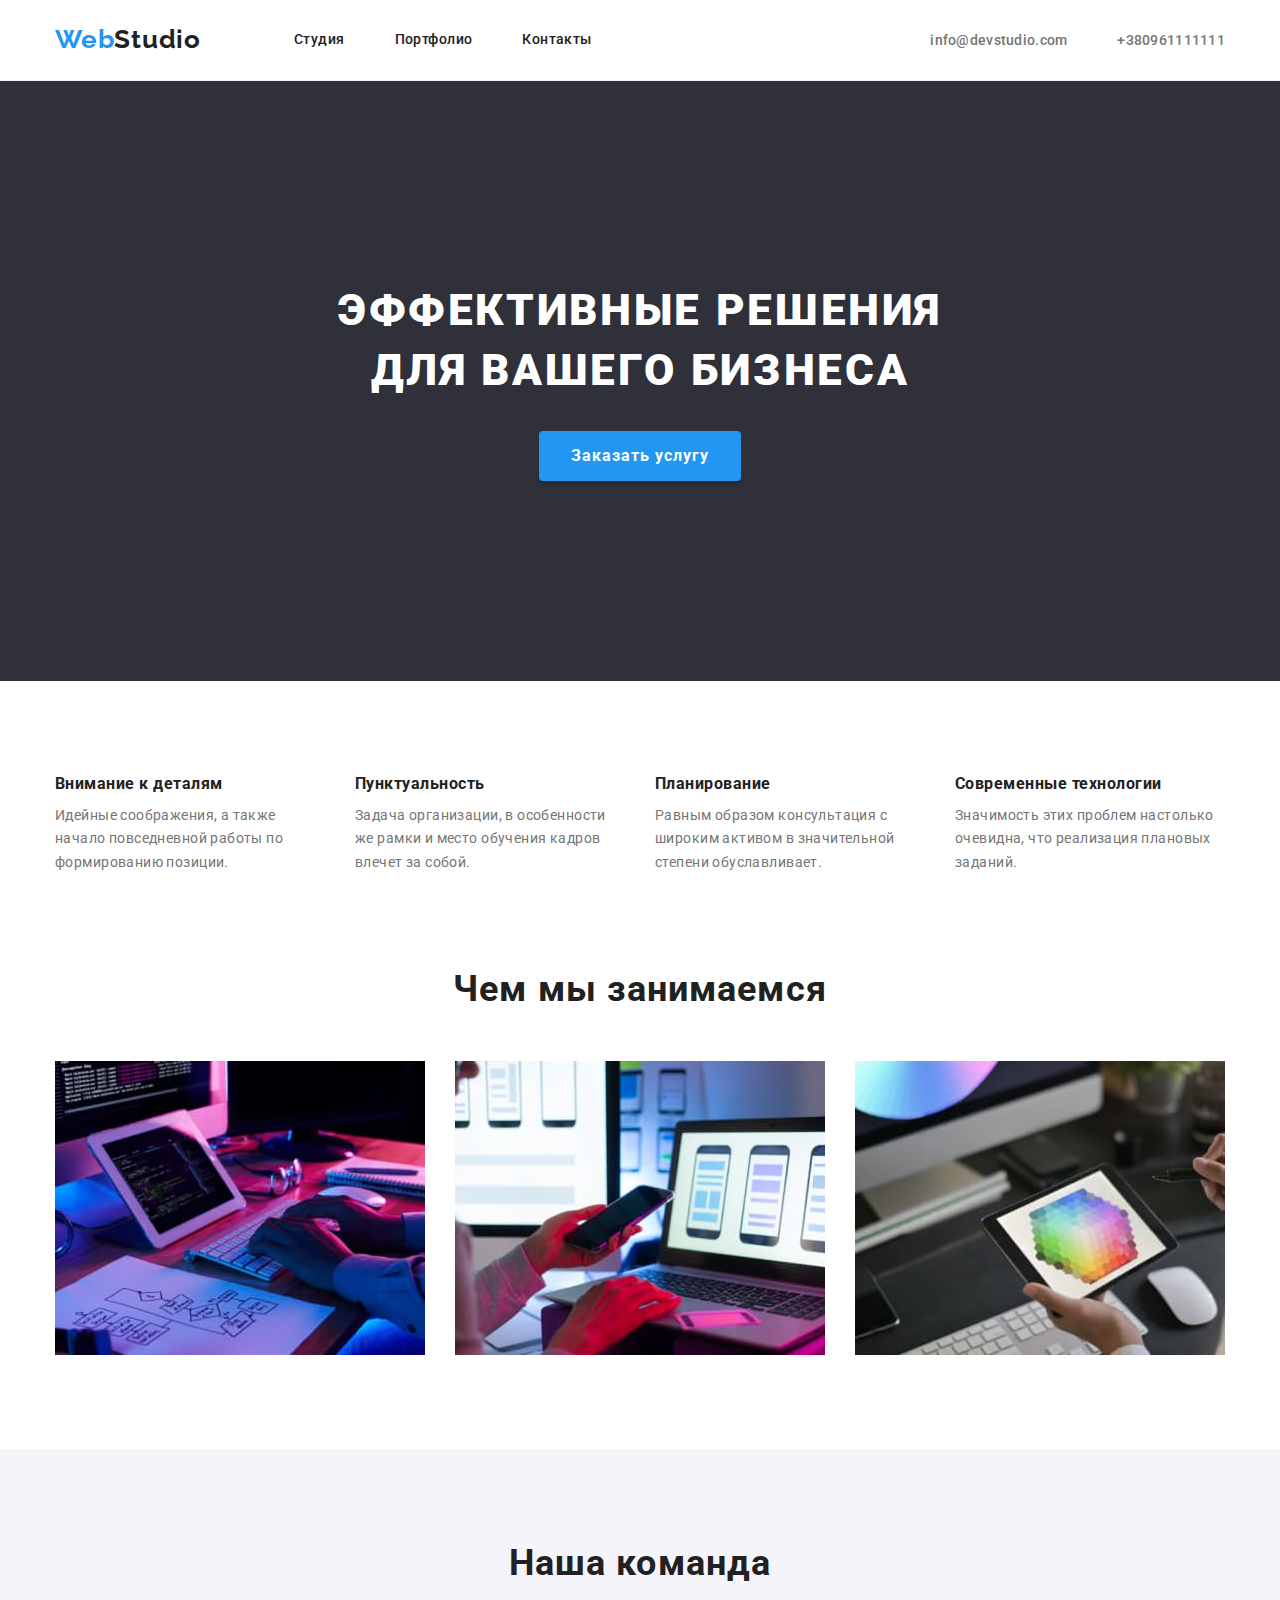
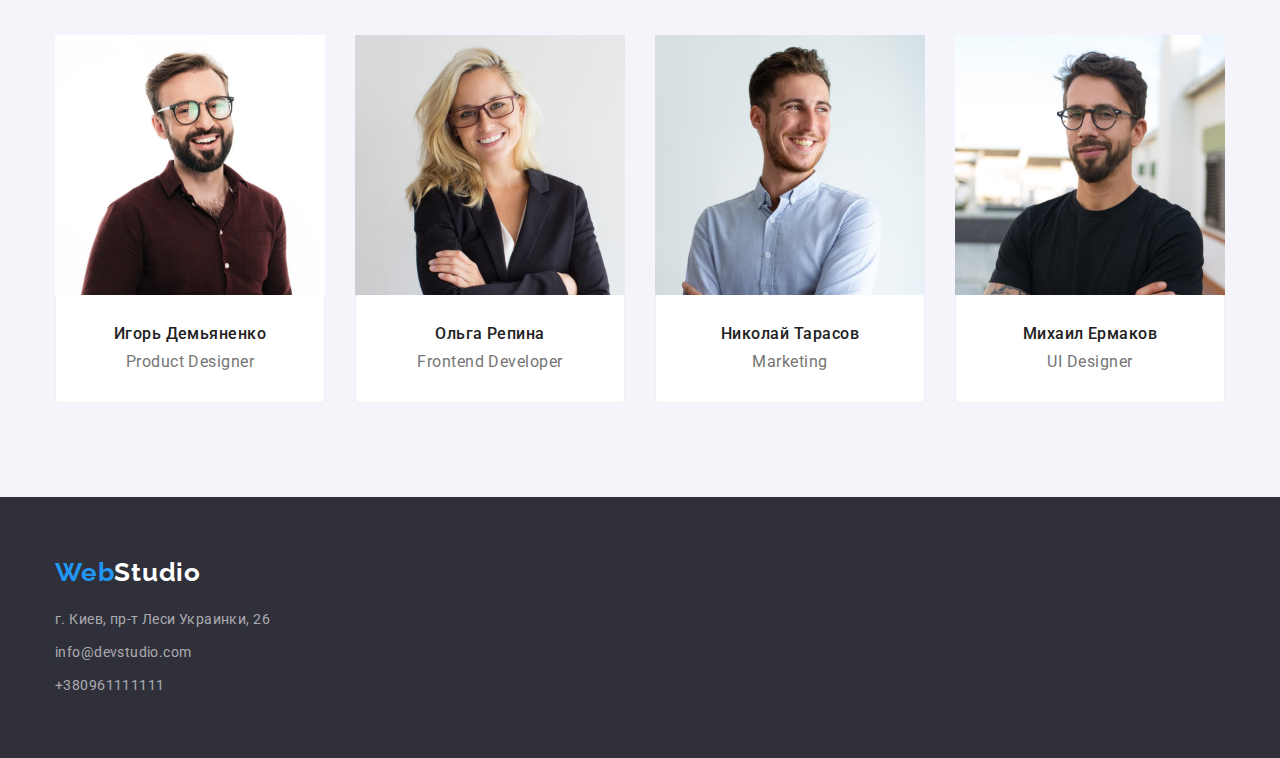
<file: index.html>
<!DOCTYPE html>
<html lang="ru">
<head>
    <meta charset="UTF-8">
    <meta http-equiv="X-UA-Compatible" content="IE=edge">
    <meta name="viewport" content="width=device-width, initial-scale=1.0">
    <title>Document</title>
    <link rel="preconnect" href="https://fonts.googleapis.com"/>
    <link rel="preconnect" href="https://fonts.gstatic.com" crossorigin/>
    <link href="https://fonts.googleapis.com/css2?family=Raleway:wght@700&family=Roboto:wght@400;500;700;900&display=swap"
        rel="stylesheet"/>
    <link rel="stylesheet" href="https://cdnjs.cloudflare.com/ajax/libs/modern-normalize/1.0.0/modern-normalize.min.css">
    <link rel="stylesheet" href="./css/styles.css">
</head>
<body>
    
        <!-- Хедер -->
    <header class="header">
        <div class="container header-container">
            <a class="logo" href="/" lang="en"><span class="logo-web">Web</span>Studio</a>
        <nav class="nav-box">
            <ul class="nav-list">
                <li class="nav-item"><a href="./index.html" class="nav-link">Студия</a></li>
                <li class="nav-item"><a href="./portfolio.html" class="nav-link">Портфолио</a></li>
                <li class="nav-item"><a href="/" class="nav-link">Контакты</a></li>
            </ul>
        </nav>
        <ul class="link-box">
            <li class="nav-item"><a href="mailto:info@devstudio.com" class="contacts-link">info@devstudio.com</a></li>
            <li class="nav-item"><a href="tel:+380961111111" class="contacts-link">+380961111111</a></li>
        </ul>
        </div>

    </header>
    <main>
        
        <!-- Герой -->
    <section class="hero-section">
        <div class="container hero-container">
            <h1 class="hero-title">Эффективные решения для вашего бизнеса</h1>
            <button class="btn" type="button">Заказать услугу</button>
        </div>
    </section>

        
        <!-- Наши преимущества -->

            <section class="item-section section">
            <div class="container">
        <h2 class="hidden">Наши преимущества</h2>
        <ul class="title-details">
            <li class="item">
                <h3 class="section-title">Внимание к деталям</h3>
                <p class="details">Идейные соображения, а также начало повседневной работы по формированию позиции.</p>
            </li>
            <li class="item">
                <h3 class="section-title">Пунктуальность</h3>
                <p class="details">Задача организации, в особенности же рамки и место обучения кадров влечет за собой.</p>
            </li>
            <li class="item" >
                <h3 class="section-title">Планирование</h3>
                <p class="details">Равным образом консультация с широким активом в значительной степени обуславливает.</p>
            </li>
            <li class="item">
                <h3 class="section-title">Современные технологии</h3>
                <p class="details">Значимость этих проблем настолько очевидна, что реализация плановых заданий.</p>
            </li>
        </ul>
        </div>
        </section>
        <!-- Чем мы занимаемся -->
    <section class="section">
       
        <div class="container">
        <h2 class="vector">Чем мы занимаемся</h2>
      
        <ul class="card-set">
            <li class="img-box"> 
                <img src="./images/img1.jpg" alt="клавиатура" width="370">
            </li>
            <li class="img-box">
                <img src="./images/img2.jpg" alt="телефон" width="370">
            </li>
            <li class="img-box">
                <img src="./images/img3.jpg" alt="планшет" width="370">
            </li>
        </ul>
    </div>
    </section>
       
        <!-- Наша команда -->
    
    <section class="section-team section">
        <div class="container">
        <h2 class="team">Наша команда</h2>
        <ul class="team-list"> 
            <li class="team-box">
                <img src="./images/img4.jpg" alt="Игорь Демьяненко" width="270">
            <div class="position-box">
                <h3 class="team-name">Игорь Демьяненко</h3>
                <p class="position">Product Designer</p>
            </div>
            </li>
            <li class="team-box">
                <img src="./images/img5.jpg" alt="Ольга Репина" width="270">
             <div class="position-box">   
                <h3 class="team-name" >Ольга Репина</h3>
                <p class="position">Frontend Developer</p>
            </div>
            </li>
            <li class="team-box">
                <img src="./images/img6.jpg" alt="Николай Тарасов" width="270">
             <div class="position-box"> 
                <h3 class="team-name">Николай Тарасов</h3>
                <p class="position" >Marketing</p>
            </div>  
            </li>
            <li class="team-box">
                <img src="./images/img7.jpg" alt="Михаил Ермаков" width="270">
             <div class="position-box">  
                <h3 class="team-name" >Михаил Ермаков</h3>
                <p class="position">UI Designer</p>
            </div> 
            </li>
        </ul>
        </div>
    </section>
</main>

        <!-- футер -->
<footer class="footer">
    <div class="container">

        <a class="logo-footer" href="/" lang="en"><span class="logo-web">Web</span>Studio</a>
        <address>

            <ul>
                <li class="connection-box">
                    <a class="link-connection" href="https://goo.gl/maps/8ebgqSX6K33a8LGr6">г. Киев, пр-т Леси Украинки,
                        26</a>
                </li>
                <li class="connection-box">
                    <a class="link-connection" href="mailto:info@devstudio.com" lang="en">info@devstudio.com</a>
                </li>
                <li class="connection-box">
                    <a class="link-connection" href="tel:+380961111111">+380961111111</a>
                </li>
            </ul>
        </address>
    </div>

</footer>
</body>

</html>
</file>
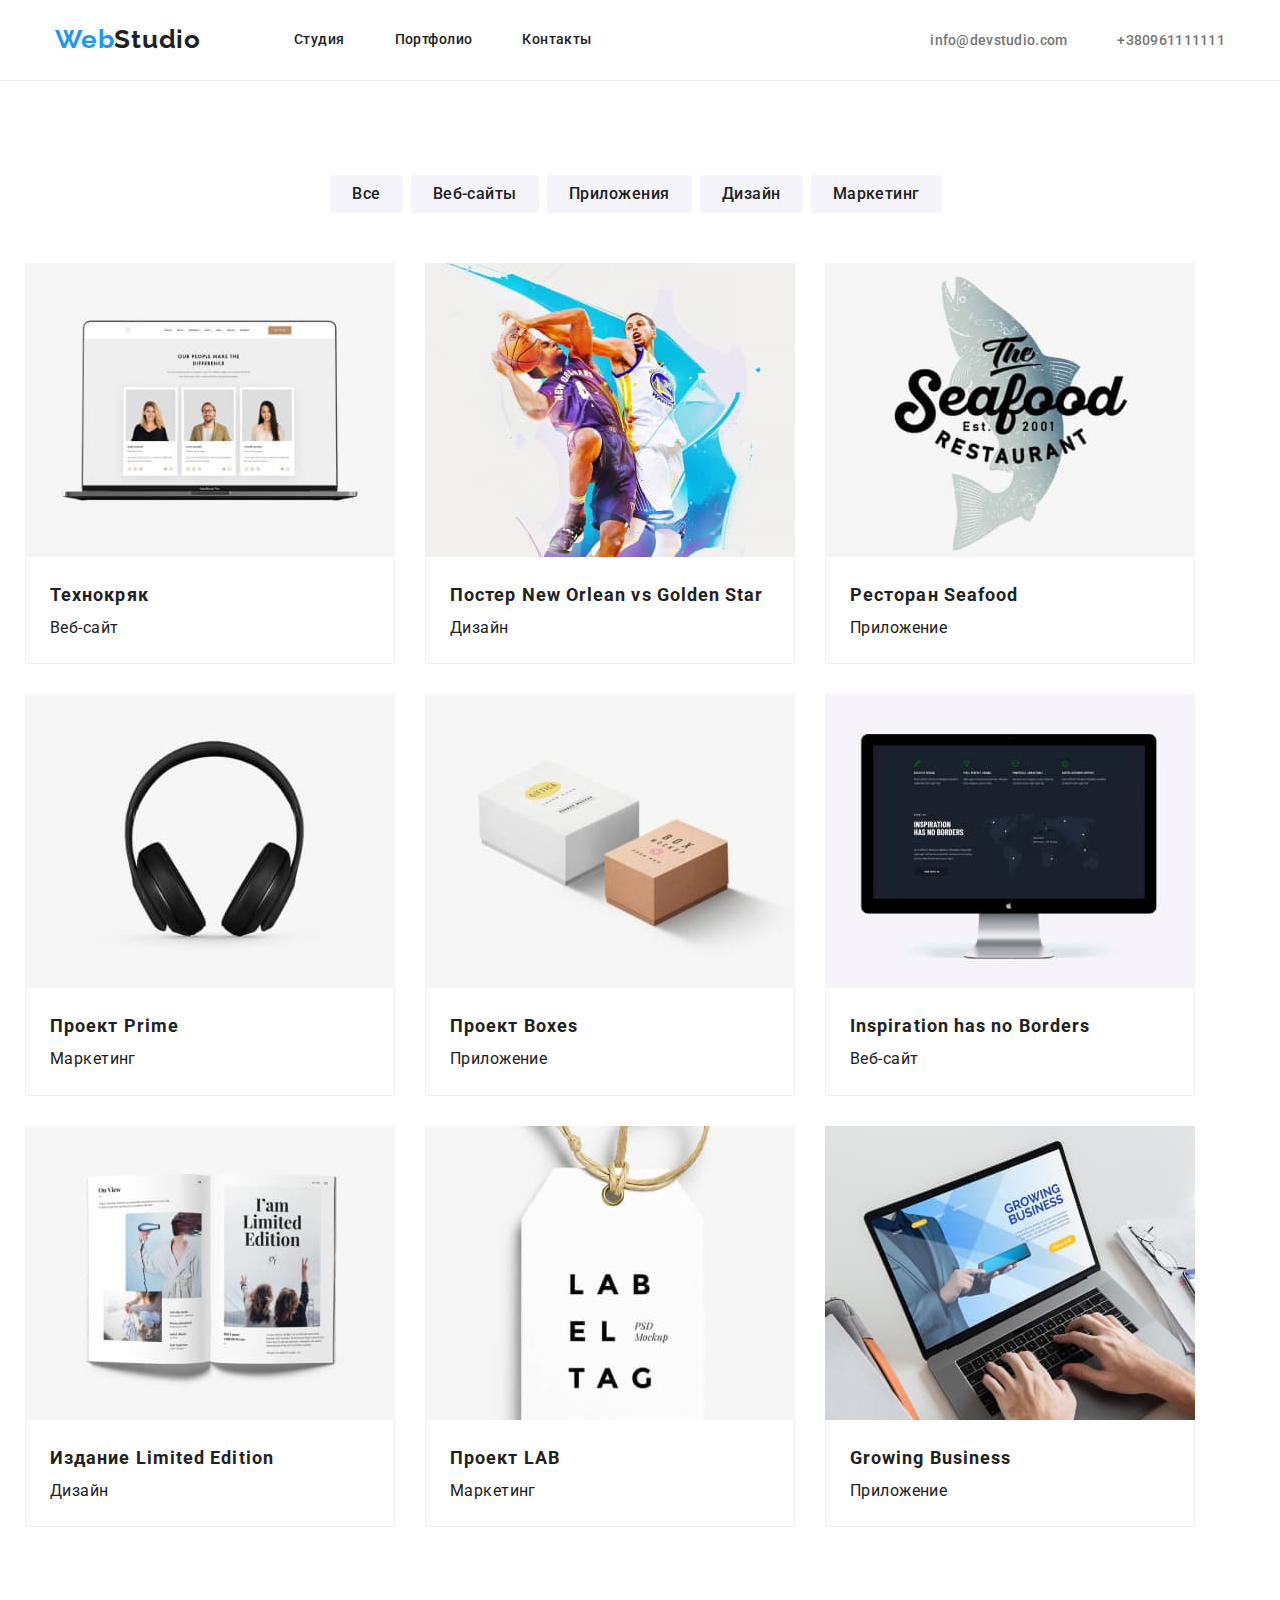
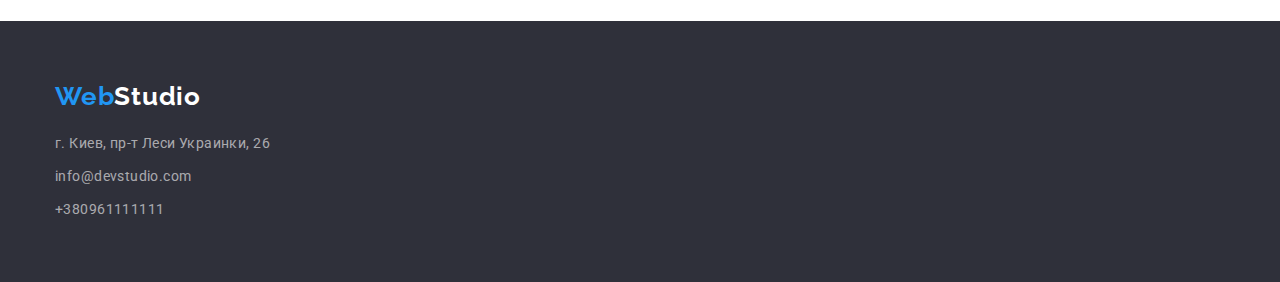
<file: portfolio.html>
<!DOCTYPE html>
<html lang="ru">

<head>
    <meta charset="UTF-8">
    <meta http-equiv="X-UA-Compatible" content="IE=edge">
    <meta name="viewport" content="width=device-width, initial-scale=1.0">
    <title>Document</title>
    <link rel="preconnect" href="https://fonts.googleapis.com" />
    <link rel="preconnect" href="https://fonts.gstatic.com" crossorigin />
    <link
        href="https://fonts.googleapis.com/css2?family=Raleway:wght@700&family=Roboto:wght@400;500;700;900&display=swap"
        rel="stylesheet" />
        <link rel="stylesheet" href="https://cdnjs.cloudflare.com/ajax/libs/modern-normalize/1.0.0/modern-normalize.min.css">

<link rel="stylesheet" href="./css/styles.css">
</head>

<body>

            <!-- Хедер -->
    <header class="header">
        <div class="container header-container">
            <a class="logo" href="/" lang="en"><span class="logo-web">Web</span>Studio</a>
            <nav class="nav-box">
            <ul class="nav-list">
                <li class="nav-item"><a href="./index.html" class="nav-link">Студия</a></li>
                <li class="nav-item"><a href="./portfolio.html" class="nav-link">Портфолио</a></li>
                <li class="nav-item"><a href="/" class="nav-link">Контакты</a></li>
            </ul>
            </nav>
            <ul class="link-box">
                <li class="nav-item"><a href="mailto:info@devstudio.com" class="contacts-link">info@devstudio.com</a></li>
                <li class="nav-item"><a href="tel:+380961111111" class="contacts-link">+380961111111</a></li>
            </ul>
        </div>
    
    </header>
    
    <main>
        
            <!-- Портфолио -->
        
            <section class="section">
                <div class="container">
               
                    <h1 class="hidden">Наши проекты</h1>
               
                <ul class="filter-battons">
                    <li class="filters-button"><button  type="button" class="portfolio-button">Все</button></li>
                    <li class="filters-button"><button  type="button" class="portfolio-button">Веб-сайты</button></li>
                    <li class="filters-button"><button  type="button" class="portfolio-button">Приложения</button></li>
                    <li class="filters-button"><button  type="button" class="portfolio-button">Дизайн</button></li>
                    <li class="filters-button"><button  type="button" class="portfolio-button">Маркетинг</button></li>
                </ul>
            
                <ul class="portfolio-list">
                    <li class="portfolio-item">
                    <a class="portfolio-link" href=""><img src="./images/imgp(1).jpg" alt="экран" width="370">
                    <div class="portfolio-box">
                        <h2 class="portfolio-title">Технокряк</h2>
                        <p class="portfolio-projeсt">Веб-сайт</p>
                    </div>
                    </a>
                    </li>
                    <li class="portfolio-item">
                    <a class="portfolio-link" href=""><img src="./images/imgp(2).jpg" alt="баскетбол" width="370">
                    <div class="portfolio-box" >
                        <h2 class="portfolio-title">Постер New Orlean vs Golden Star</h2>
                        <p class="portfolio-projeсt">Дизайн</p>
                    </div>
                    </a>
                    </li>
                    <li class="portfolio-item">
                    <a class="portfolio-link" href=""><img src="./images/imgp(3).jpg" alt="вывеска ресторана"
                            width="370">
                    <div class="portfolio-box">
                        <h2 class="portfolio-title">Ресторан Seafood</h2>
                        <p class="portfolio-projeсt">Приложение</p>
                    </div>
                    </a>
                    </li>
                    <li class="portfolio-item">
                    <a class="portfolio-link" href=""><img src="./images/imgp(4).jpg" alt="наушники" width="370">
                    <div class="portfolio-box">
                        <h2 class="portfolio-title">Проект Prime</h2>
                        <p class="portfolio-projeсt">Маркетинг</p>
                    </div>
                    </a>
                    </li>
                    <li class="portfolio-item">
                    <a class="portfolio-link" href=""><img src="./images/imgp(5).jpg" alt="коробки" width="370">
                    <div class="portfolio-box">
                        <h2 class="portfolio-title">Проект Boxes</h2>
                        <p class="portfolio-projeсt">Приложение</p>
                    </div>
                    </a>
                    </li>
                    <li class="portfolio-item">
                    <a class="portfolio-link" href=""><img src="./images/imgp(6).jpg" alt="монитор" width="370">
                    <div class="portfolio-box">
                        <h2 class="portfolio-title">Inspiration has no Borders</h2>
                        <p class="portfolio-projeсt">Веб-сайт</p>
                    </div>
                    </a>
                    </li>
                    <li class="portfolio-item">
                    <a class="portfolio-link" href=""><img src="./images/imgp(7).jpg" alt="книга" width="370">
                    <div class="portfolio-box">
                        <h2 class="portfolio-title">Издание Limited Edition</h2>
                        <p class="portfolio-projeсt">Дизайн</p>
                    </div>
                    </a>
                    </li>
                    <li class="portfolio-item">
                    <a class="portfolio-link" href=""><img src="./images/imgp(8).jpg" alt="ярлык" width="370">
                    <div class="portfolio-box">
                        <h2 class="portfolio-title">Проект LAB</h2>
                        <p class="portfolio-projeсt">Маркетинг</p>
                    </div>
                    </a>
                    </li>
                    <li class="portfolio-item">
                    <a class="portfolio-link" href=""><img src="./images/imgp(9).jpg" alt="ноут" width="370">
                    <div class="portfolio-box">
                        <h2 class="portfolio-title">Growing Business</h2>
                        <p class="portfolio-projeсt">Приложение</p>
                    </div>
                    </a>
                    </li>
                </ul>
                </div>
            </section>
    </main>
    
            <!-- футер -->
<footer class="footer">
    <div class="container">

        <a class="logo-footer" href="/" lang="en"><span class="logo-web">Web</span>Studio</a>
        <address>

            <ul>
                <li class="connection-box">
                    <a class="link-connection" href="https://goo.gl/maps/8ebgqSX6K33a8LGr6">г. Киев, пр-т Леси Украинки,
                        26</a>
                </li>
                <li class="connection-box">
                    <a class="link-connection" href="mailto:info@devstudio.com" lang="en">info@devstudio.com</a>
                </li>
                <li class="connection-box">
                    <a class="link-connection" href="tel:+380961111111">+380961111111</a>
                </li>
            </ul>
        </address>
    </div>

</footer>
    </body>
    
    </html>
</file>
<file: css/styles.css>
:root {
  --primary-text-color: #757575;
  --title-text-color: #212121;
  --accent-color: #2196f3;
  --primary-white-color: #ffffff;
  --hero-footer-color: #2f303a;
  --text-footer: rgba(255, 255, 255, 0.6);
  --primary-bg-color: #f5f4fa;
  --border-color: #eeeeee;

  --primary-font: Roboto;
  --secondary-font: Raleway;
}

h1,
h2,
h3,
p {
  margin: 0;
  list-style: none;
}
ul {
  padding-left: 0;
  margin: 0;
  list-style: none;
}
a {
  text-decoration: none;
}

body {
  font-family: var(--primary-font), sans-serif;
  color: var(--primary-text-color);
  background-color: var(--primary-white-color);
  letter-spacing: 0.03em;
  font-size: 14px;
}
.container {
  width: 1200px;
  margin: 0 auto;
  padding-left: 15px;
  padding-right: 15px;
}

.section {
  padding-top: 94px;
  padding-bottom: 94px;
}

/* Хедер */

.header {
  border-bottom: 1px solid var(--border-color);
}
.header-container {
  display: flex;
  align-items: center;
}
.logo {
  font-family: Raleway, sans-serif;
  font-style: normal;
  font-weight: bold;
  font-size: 26px;
  line-height: 1.2;
  letter-spacing: 0.03em;
  color: var(--title-text-color);
}
.logo-web {
  color: var(--accent-color);
}
.nav-list {
  display: flex;
  margin-left: 93px;
}
.link-box {
  display: flex;
  margin-left: auto;
}
.nav-item:not(:last-child) {
  margin-right: 50px;
}

.nav-link {
  display: block;
  padding-top: 32px;
  padding-bottom: 32px;
  font-weight: 500;
  font-size: 14px;
  line-height: 1.14;
  color: var(--title-text-color);
}
.nav-link:hover,
.nav-link:focus {
  color: var(--accent-color);
}
.link-box {
  display: flex;
}
.link-box.nav-item:last-child {
  margin-left: 50;
}

.contacts-link {
  font-weight: 500;
  font-size: 14px;
  line-height: 1.14;
  letter-spacing: 0.02em;
  color: var(--primary-text-color);
}
.contacts-link:hover,
.contacts-link:focus {
  color: var(--accent-color);
}

/* Герой */

.hero-section {
  display: block;
  text-align: center;
  padding: 200px 0;
  background-color: #2f303a;
}

.hero-title {
  display: inline-block;
  width: 696px;
  font-weight: 900;
  font-size: 44px;
  line-height: 1.36;
  text-align: center;
  letter-spacing: 0.06em;
  text-transform: uppercase;
  color: var(--primary-white-color);
  margin-bottom: 30px;
}
.btn {
  display: block;
  font-family: inherit;
  font-weight: 700;
  font-size: 16px;
  line-height: 1.9;
  align-items: center;
  text-align: center;
  letter-spacing: 0.06em;
  color: var(--primary-white-color);
  background-color: var(--accent-color);
  cursor: pointer;
  margin: 0 auto;
  padding: 10px 32px;
  box-shadow: 0px 4px 4px rgba(0, 0, 0, 0.15);
  border-radius: 4px;
  border: none;
}

.hidden {
  position: absolute;
  width: 1px;
  height: 1px;
  margin: -1px;
  padding: 0;
  overflow: hidden;
  border: 0;
  clip: rect(0 0 0 0);
}

/* Наши преимущества */
.item-section {
  padding-bottom: 0;
}

.title-details {
  display: flex;
  justify-content: space-between;
}
.item {
  max-width: 270px;
}
.title-details.item:not(:last-child) {
  margin-left: 30;
}

.section-title {
  font-weight: 700;
  line-height: 1.14;
  letter-spacing: 0.03em;
  color: var(--title-text-color);
  padding-bottom: 10px;
}
.details {
  font-style: normal;
  font-weight: 400;
  line-height: 1.7;
  letter-spacing: 0.03em;
  color: var(--primary-text-color);
}

/* Чем мы занимаемся */
/* Наша команда */

.card-set {
  display: flex;
  justify-content: space-between;
}

.section-team {
  background-color: var(--primary-bg-color);
}

.vector {
  margin-bottom: 50px;
}
.team {
  margin-bottom: 50px;
}
.vector,
.team {
  font-weight: 700;
  font-size: 36px;
  line-height: 1.16;
  letter-spacing: 0.03em;
  color: var(--title-text-color);
  text-align: center;
}
.team-list {
  display: flex;
  justify-content: space-between;
}
.team-name {
  font-weight: 500;
  font-size: 16px;
  line-height: 1.18;
  letter-spacing: 0.03em;
  color: var(--title-text-color);
}
.position-box {
  padding-top: 30px;
  padding-bottom: 30px;
  text-align: center;
  background-color: var(--primary-white-color);

  border-left: 1px solid var(--border-color);
  border-right: 1px solid var(--border-color);
  border-bottom: 1px solid var(--border-color);
  border-radius: 4px;
}

.position {
  margin-top: 10px;
  font-weight: 400;
  font-size: 16px;
  line-height: 1.18;
  letter-spacing: 0.03em;
  color: var(--primary-text-color);
}

/* портфолио */

.filter-battons {
  display: flex;
  justify-content: center;
  margin-bottom: 50px;
}
.portfolio-button:last-child {
  margin-right: 8px;
}
.portfolio-button {
  padding: 6px 22px;
  text-align: center;
  font-family: Roboto, sans-serif;
  font-weight: 500;
  font-size: 16px;
  line-height: 1.62;
  letter-spacing: 0.03em;
  color: var(--title-text-color);
  background-color: var(--primary-bg-color);
  cursor: pointer;
  border: none;
  box-shadow: none;
  border-radius: 4px;
}
.portfolio-button:hover,
.portfolio-button:focus {
  color: var(--primary-white-color);
  background-color: var(--accent-color);
}
.portfolio-list {
  display: flex;
  flex-wrap: wrap;
  margin-left: -30px;
  margin-bottom: -30px;
}
.portfolio-item {
  margin-right: 30px;
  margin-bottom: 30px;
}

.portfolio-box {
  border-left: 1px solid var(--border-color);
  border-right: 1px solid var(--border-color);
  border-bottom: 1px solid var(--border-color);
  padding: 20px 24px;
  border-radius: 4px;
}

img {
  display: block;
  max-width: 100%;
  height: auto;
}
.portfolio-title {
  color: var(--title-text-color);
  font-weight: 700;
  font-size: 18px;
  line-height: 2;
  letter-spacing: 0.06em;
  margin-bottom: 4;
}
.portfolio-projeсt {
  font-size: 16px;
  line-height: 1.9;
  color: var(--title-text-color);
}

/* Футер */

.logo-footer {
  display: inline-block;
  font-family: Raleway, sans-serif;
  font-style: normal;
  font-weight: 700;
  font-size: 26px;
  line-height: 1.2;
  letter-spacing: 0.03em;
  color: var(--primary-white-color);
  margin-bottom: 20px;
}
.connection-box {
  margin-bottom: 9px;
}
.connection-box:last-child {
  margin-bottom: 0;
}
.link-connection {
  display: inline-block;
  font-style: normal;
  font-weight: 400;
  line-height: 1.7;
  letter-spacing: 0.03em;
  color: var(--text-footer);
}
.link-connection:hover,
.link-connection:focus {
  color: var(--primary-white-color);
}
.footer {
  background-color: var(--hero-footer-color);
  padding-top: 60px;
  padding-bottom: 60px;
}
</file>
